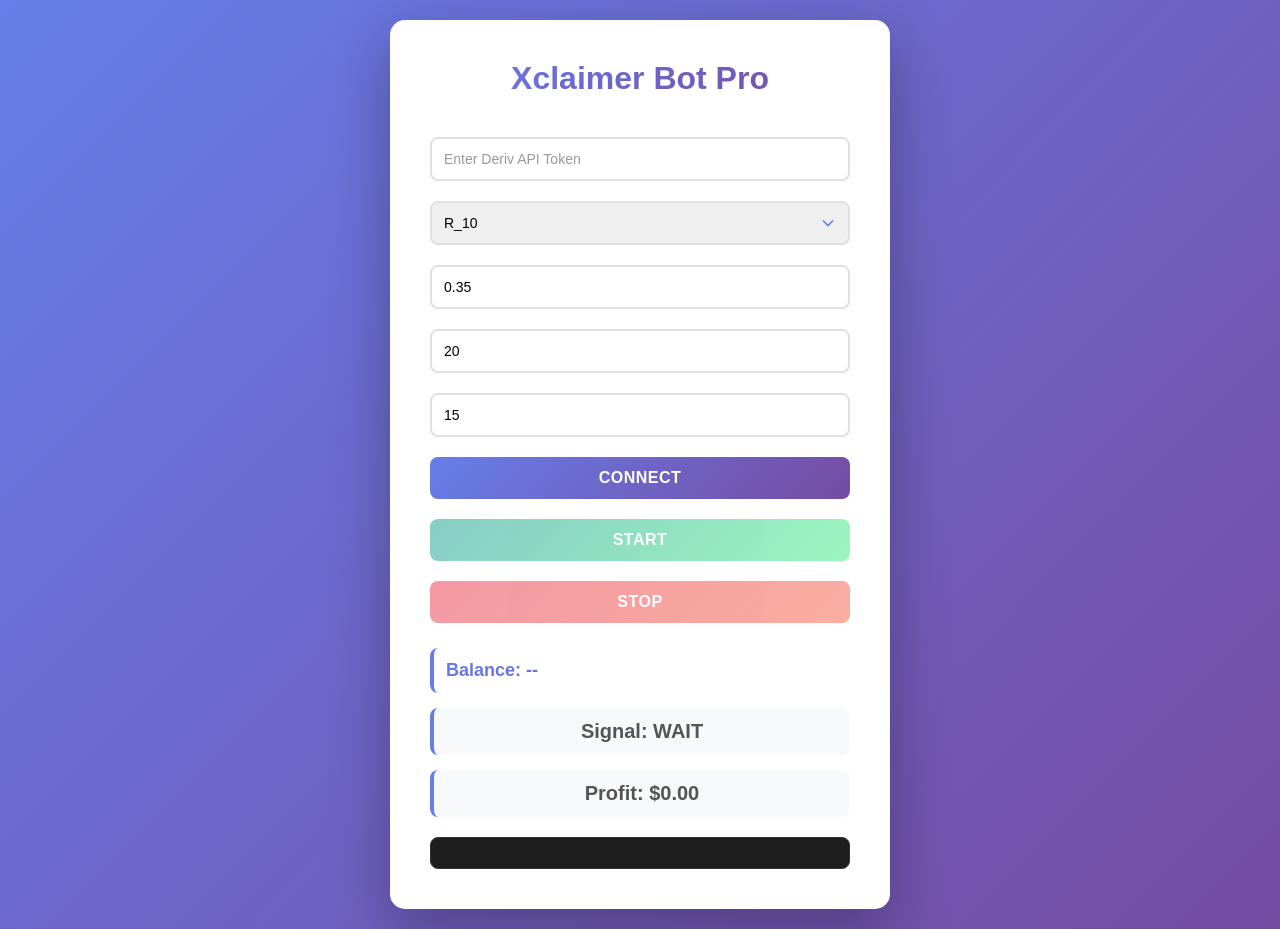
<file: index.html>
<!DOCTYPE html>
<html>
<head>
    <meta charset="UTF-8">
    <meta name="viewport" content="width=device-width, initial-scale=1.0">
    <title>Xclaimer Bot Pro</title>
    <link rel="stylesheet" href="style.css">
</head>

<body>

<div class="container">

<h1>Xclaimer Bot Pro</h1>

<input type="password" id="token" placeholder="Enter Deriv API Token">

<select id="market">
<option>R_10</option>
<option>R_25</option>
<option>R_50</option>
<option>R_75</option>
<option>R_100</option>
</select>

<input type="number" id="stake" value="0.35" step="0.01" min="0.01">

<input type="number" id="tp" value="20" step="1" min="1">

<input type="number" id="sl" value="15" step="1" min="1">

<button id="connect">Connect</button>

<button id="start">Start</button>

<button id="stop">Stop</button>

<h2 id="balance">Balance: --</h2>

<h2 id="signal">Signal: WAIT</h2>

<h2 id="profit">Profit: $0.00</h2>

<div id="log"></div>

</div>

<script src="app.js"></script>

</body>
</html>
</file>
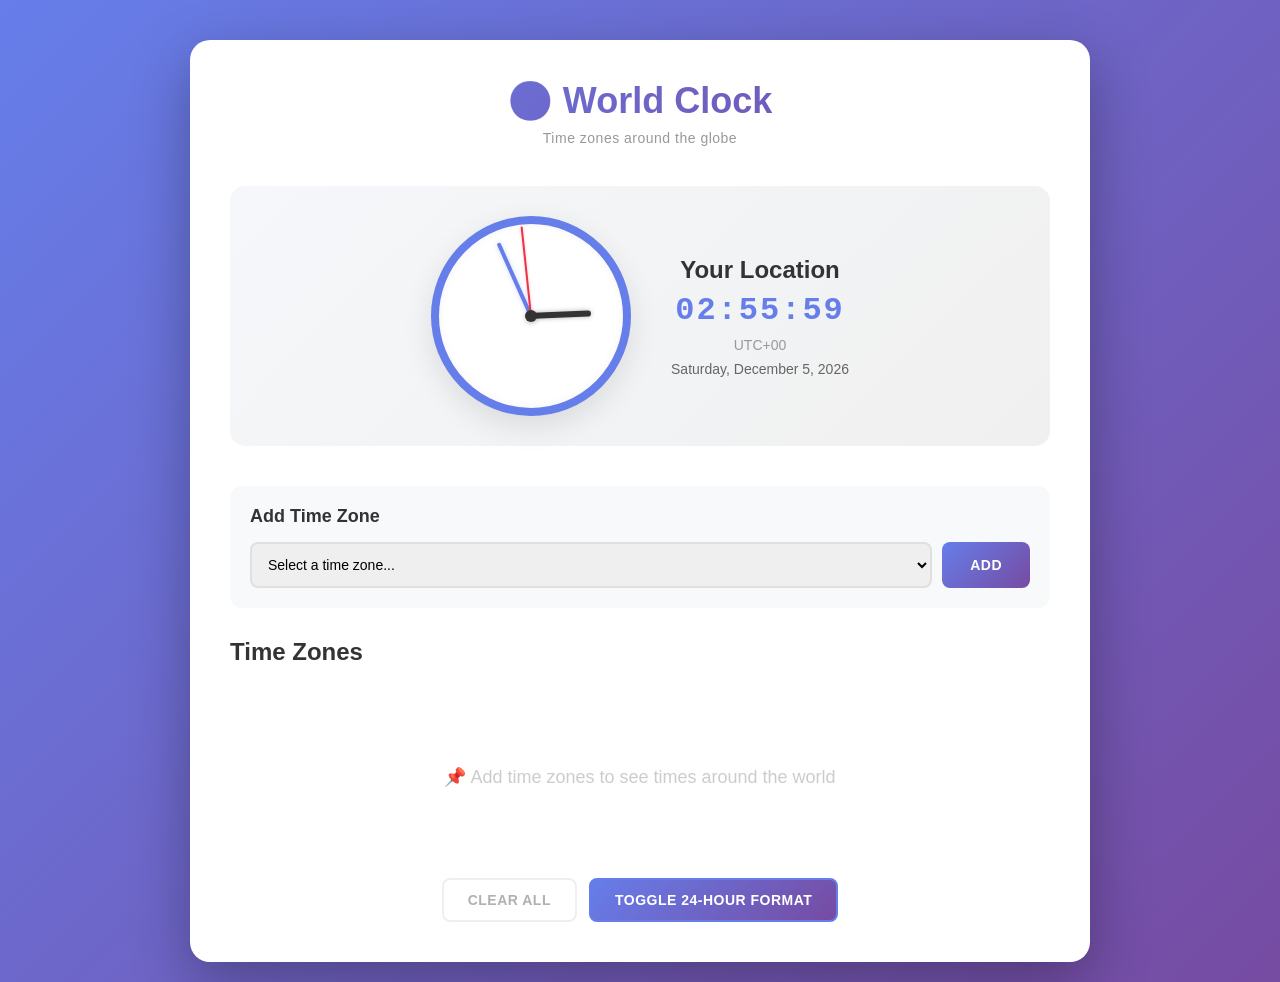
<file: clock-index.html>
<!DOCTYPE html>
<html lang="en">
<head>
    <meta charset="UTF-8">
    <meta name="viewport" content="width=device-width, initial-scale=1.0">
    <title>World Clock - Multiple Time Zones</title>
    <link rel="stylesheet" href="clock-style.css">
</head>
<body>

<div class="container">
    <div class="header">
        <h1>🌍 World Clock</h1>
        <p class="subtitle">Time zones around the globe</p>
    </div>

    <div class="local-time-section">
        <div class="local-clock">
            <div class="clock-display">
                <div class="clock-inner">
                    <div class="hand hour-hand"></div>
                    <div class="hand minute-hand"></div>
                    <div class="hand second-hand"></div>
                    <div class="clock-center"></div>
                </div>
            </div>
            <div class="time-info">
                <h2 id="localCity">Your Location</h2>
                <p class="digital-time" id="localDigitalTime">--:--:--</p>
                <p class="timezone-label" id="localTimezone">UTC+0</p>
                <p class="date-display" id="localDate">Loading...</p>
            </div>
        </div>
    </div>

    <div class="timezone-controls">
        <h3>Add Time Zone</h3>
        <div class="control-group">
            <select id="timezoneSelect" class="timezone-input">
                <option value="">Select a time zone...</option>
            </select>
            <button id="addTimezoneBtn" class="add-timezone-btn">Add</button>
        </div>
    </div>

    <div class="timezones-section">
        <h2>Time Zones</h2>
        <div id="timezonesGrid" class="timezones-grid"></div>
        <div class="empty-state" id="emptyState">
            <p>📌 Add time zones to see times around the world</p>
        </div>
    </div>

    <div class="controls">
        <button id="clearAllBtn" class="clear-all-btn">Clear All</button>
        <button id="use24HourBtn" class="toggle-btn">Toggle 24-Hour Format</button>
    </div>
</div>

<script src="clock-app.js"></script>
</body>
</html>
</file>
<file: style.css>
* {
    margin: 0;
    padding: 0;
    box-sizing: border-box;
}

body {
    font-family: 'Segoe UI', Tahoma, Geneva, Verdana, sans-serif;
    background: linear-gradient(135deg, #667eea 0%, #764ba2 100%);
    min-height: 100vh;
    display: flex;
    justify-content: center;
    align-items: center;
    padding: 20px;
}

.container {
    background: white;
    border-radius: 15px;
    box-shadow: 0 20px 60px rgba(0, 0, 0, 0.3);
    padding: 40px;
    max-width: 500px;
    width: 100%;
}

h1 {
    color: #333;
    text-align: center;
    margin-bottom: 30px;
    font-size: 32px;
    font-weight: 700;
    background: linear-gradient(135deg, #667eea 0%, #764ba2 100%);
    -webkit-background-clip: text;
    -webkit-text-fill-color: transparent;
    background-clip: text;
}

h2 {
    color: #555;
    font-size: 18px;
    margin: 15px 0;
    padding: 12px;
    background: #f8f9fa;
    border-radius: 8px;
    border-left: 4px solid #667eea;
}

input[type="password"],
input[type="number"],
select {
    width: 100%;
    padding: 12px;
    margin: 10px 0;
    border: 2px solid #e0e0e0;
    border-radius: 8px;
    font-size: 14px;
    transition: all 0.3s ease;
    font-family: inherit;
}

input[type="password"]:focus,
input[type="number"]:focus,
select:focus {
    outline: none;
    border-color: #667eea;
    box-shadow: 0 0 0 3px rgba(102, 126, 234, 0.1);
}

input[type="password"]::placeholder {
    color: #999;
}

select {
    cursor: pointer;
    appearance: none;
    background-image: url("data:image/svg+xml;charset=UTF-8,%3csvg xmlns='http://www.w3.org/2000/svg' viewBox='0 0 24 24' fill='none' stroke='%23667eea' stroke-width='2'%3e%3cpolyline points='6 9 12 15 18 9'%3e%3c/polyline%3e%3c/svg%3e");
    background-repeat: no-repeat;
    background-position: right 10px center;
    background-size: 20px;
    padding-right: 35px;
}

button {
    width: 100%;
    padding: 12px;
    margin: 10px 0;
    border: none;
    border-radius: 8px;
    font-size: 16px;
    font-weight: 600;
    cursor: pointer;
    transition: all 0.3s ease;
    text-transform: uppercase;
    letter-spacing: 0.5px;
}

#connect {
    background: linear-gradient(135deg, #667eea 0%, #764ba2 100%);
    color: white;
}

#connect:hover {
    transform: translateY(-2px);
    box-shadow: 0 10px 20px rgba(102, 126, 234, 0.3);
}

#connect:active {
    transform: translateY(0);
}

#start {
    background: linear-gradient(135deg, #11998e 0%, #38ef7d 100%);
    color: white;
}

#start:hover:not(:disabled) {
    transform: translateY(-2px);
    box-shadow: 0 10px 20px rgba(17, 153, 142, 0.3);
}

#start:disabled {
    opacity: 0.5;
    cursor: not-allowed;
}

#stop {
    background: linear-gradient(135deg, #eb3349 0%, #f45c43 100%);
    color: white;
}

#stop:hover:not(:disabled) {
    transform: translateY(-2px);
    box-shadow: 0 10px 20px rgba(235, 51, 73, 0.3);
}

#stop:disabled {
    opacity: 0.5;
    cursor: not-allowed;
}

button:active:not(:disabled) {
    transform: translateY(0);
}

#balance {
    background: linear-gradient(135deg, #667eea 0%, #764ba2 100%);
    -webkit-background-clip: text;
    -webkit-text-fill-color: transparent;
    background-clip: text;
    color: #667eea;
}

#signal {
    text-align: center;
    font-weight: 700;
    font-size: 20px;
}

#signal.signal-wait {
    color: #ffa500;
    background: #fff8e1;
    border-left-color: #ffa500;
}

#signal.signal-up {
    color: #11998e;
    background: #e8f5e9;
    border-left-color: #11998e;
}

#signal.signal-down {
    color: #eb3349;
    background: #ffebee;
    border-left-color: #eb3349;
}

#profit {
    text-align: center;
    font-weight: 700;
    font-size: 20px;
}

#profit.profit-positive {
    color: #11998e;
    background: #e8f5e9;
    border-left-color: #11998e;
}

#profit.profit-negative {
    color: #eb3349;
    background: #ffebee;
    border-left-color: #eb3349;
}

#log {
    background: #1e1e1e;
    color: #00ff00;
    padding: 15px;
    border-radius: 8px;
    font-family: 'Courier New', monospace;
    font-size: 12px;
    max-height: 300px;
    overflow-y: auto;
    margin-top: 20px;
    border: 1px solid #333;
}

.log-entry {
    margin: 5px 0;
    padding: 3px 0;
    border-bottom: 1px solid #333;
    word-break: break-all;
}

.log-entry:last-child {
    border-bottom: none;
}

/* Scrollbar styling */
#log::-webkit-scrollbar {
    width: 8px;
}

#log::-webkit-scrollbar-track {
    background: #333;
    border-radius: 4px;
}

#log::-webkit-scrollbar-thumb {
    background: #667eea;
    border-radius: 4px;
}

#log::-webkit-scrollbar-thumb:hover {
    background: #764ba2;
}

/* Responsive design */
@media (max-width: 600px) {
    .container {
        padding: 20px;
    }

    h1 {
        font-size: 24px;
        margin-bottom: 20px;
    }

    h2 {
        font-size: 16px;
        margin: 10px 0;
        padding: 10px;
    }

    input,
    select,
    button {
        padding: 10px;
        font-size: 14px;
        margin: 8px 0;
    }

    #log {
        max-height: 200px;
        font-size: 11px;
        padding: 10px;
    }
}
</file>
<file: clock-style.css>
* {
    margin: 0;
    padding: 0;
    box-sizing: border-box;
}

body {
    font-family: 'Segoe UI', Tahoma, Geneva, Verdana, sans-serif;
    background: linear-gradient(135deg, #667eea 0%, #764ba2 100%);
    min-height: 100vh;
    padding: 20px;
    display: flex;
    justify-content: center;
    align-items: flex-start;
    padding-top: 40px;
}

.container {
    background: white;
    border-radius: 20px;
    box-shadow: 0 20px 60px rgba(0, 0, 0, 0.3);
    padding: 40px;
    max-width: 900px;
    width: 100%;
    animation: slideIn 0.5s ease-out;
}

@keyframes slideIn {
    from {
        opacity: 0;
        transform: translateY(-20px);
    }
    to {
        opacity: 1;
        transform: translateY(0);
    }
}

.header {
    text-align: center;
    margin-bottom: 40px;
}

.header h1 {
    color: #333;
    font-size: 36px;
    margin-bottom: 8px;
    background: linear-gradient(135deg, #667eea 0%, #764ba2 100%);
    -webkit-background-clip: text;
    -webkit-text-fill-color: transparent;
    background-clip: text;
}

.subtitle {
    color: #999;
    font-size: 14px;
    letter-spacing: 0.5px;
}

.local-time-section {
    margin-bottom: 40px;
}

.local-clock {
    display: flex;
    align-items: center;
    justify-content: center;
    gap: 40px;
    background: linear-gradient(135deg, #f5f7fa 0%, #f0f0f0 100%);
    padding: 30px;
    border-radius: 15px;
    flex-wrap: wrap;
}

.clock-display {
    width: 200px;
    height: 200px;
}

.clock-inner {
    width: 100%;
    height: 100%;
    border-radius: 50%;
    background: white;
    border: 8px solid #667eea;
    position: relative;
    box-shadow: 0 10px 30px rgba(0, 0, 0, 0.1), inset 0 0 10px rgba(0, 0, 0, 0.05);
}

.hand {
    position: absolute;
    bottom: 50%;
    left: 50%;
    transform-origin: bottom center;
    background: #333;
    border-radius: 10px;
}

.hour-hand {
    width: 6px;
    height: 60px;
    margin-left: -3px;
    background: #333;
    box-shadow: 0 0 5px rgba(0, 0, 0, 0.3);
}

.minute-hand {
    width: 4px;
    height: 80px;
    margin-left: -2px;
    background: #667eea;
    box-shadow: 0 0 5px rgba(102, 126, 234, 0.3);
}

.second-hand {
    width: 2px;
    height: 90px;
    margin-left: -1px;
    background: #eb3349;
    box-shadow: 0 0 3px rgba(235, 51, 73, 0.3);
}

.clock-center {
    width: 12px;
    height: 12px;
    background: #333;
    border-radius: 50%;
    position: absolute;
    top: 50%;
    left: 50%;
    transform: translate(-50%, -50%);
    box-shadow: 0 2px 5px rgba(0, 0, 0, 0.2);
    z-index: 10;
}

.time-info {
    text-align: center;
}

.time-info h2 {
    color: #333;
    font-size: 24px;
    margin-bottom: 8px;
}

.digital-time {
    color: #667eea;
    font-size: 32px;
    font-weight: 700;
    font-family: 'Courier New', monospace;
    margin-bottom: 8px;
    letter-spacing: 2px;
}

.timezone-label {
    color: #999;
    font-size: 14px;
    margin-bottom: 8px;
}

.date-display {
    color: #666;
    font-size: 14px;
}

.timezone-controls {
    background: #f8f9fa;
    padding: 20px;
    border-radius: 12px;
    margin-bottom: 30px;
}

.timezone-controls h3 {
    color: #333;
    margin-bottom: 15px;
    font-size: 18px;
}

.control-group {
    display: flex;
    gap: 10px;
}

.timezone-input {
    flex: 1;
    padding: 12px;
    border: 2px solid #e0e0e0;
    border-radius: 8px;
    font-size: 14px;
    font-family: inherit;
    cursor: pointer;
    transition: all 0.3s ease;
}

.timezone-input:focus {
    outline: none;
    border-color: #667eea;
    box-shadow: 0 0 0 3px rgba(102, 126, 234, 0.1);
}

.add-timezone-btn {
    padding: 12px 28px;
    background: linear-gradient(135deg, #667eea 0%, #764ba2 100%);
    color: white;
    border: none;
    border-radius: 8px;
    font-size: 14px;
    font-weight: 600;
    cursor: pointer;
    transition: all 0.3s ease;
    text-transform: uppercase;
    letter-spacing: 0.5px;
}

.add-timezone-btn:hover {
    transform: translateY(-2px);
    box-shadow: 0 10px 20px rgba(102, 126, 234, 0.3);
}

.add-timezone-btn:active {
    transform: translateY(0);
}

.timezones-section {
    margin-bottom: 30px;
}

.timezones-section h2 {
    color: #333;
    font-size: 24px;
    margin-bottom: 20px;
}

.timezones-grid {
    display: grid;
    grid-template-columns: repeat(auto-fill, minmax(280px, 1fr));
    gap: 20px;
    margin-bottom: 20px;
}

.timezone-card {
    background: linear-gradient(135deg, #f5f7fa 0%, #f0f0f0 100%);
    border-radius: 12px;
    padding: 20px;
    transition: all 0.3s ease;
    animation: cardAppear 0.3s ease-out;
    position: relative;
    border: 2px solid transparent;
}

@keyframes cardAppear {
    from {
        opacity: 0;
        transform: scale(0.9);
    }
    to {
        opacity: 1;
        transform: scale(1);
    }
}

.timezone-card:hover {
    transform: translateY(-4px);
    border-color: #667eea;
    box-shadow: 0 10px 30px rgba(102, 126, 234, 0.2);
}

.card-header {
    display: flex;
    justify-content: space-between;
    align-items: center;
    margin-bottom: 15px;
}

.card-city {
    color: #333;
    font-size: 18px;
    font-weight: 600;
}

.remove-btn {
    width: 32px;
    height: 32px;
    background: #ffe0e0;
    color: #eb3349;
    border: none;
    border-radius: 6px;
    cursor: pointer;
    font-size: 16px;
    transition: all 0.3s ease;
    display: flex;
    align-items: center;
    justify-content: center;
}

.remove-btn:hover {
    background: #ffcccb;
    transform: scale(1.1);
}

.card-time {
    color: #667eea;
    font-size: 28px;
    font-weight: 700;
    font-family: 'Courier New', monospace;
    margin-bottom: 10px;
    letter-spacing: 1px;
}

.card-timezone {
    color: #999;
    font-size: 12px;
    margin-bottom: 8px;
}

.card-date {
    color: #666;
    font-size: 12px;
}

.empty-state {
    text-align: center;
    padding: 60px 20px;
    color: #ccc;
    font-size: 18px;
    display: none;
}

.empty-state.show {
    display: block;
}

.controls {
    display: flex;
    gap: 12px;
    justify-content: center;
    flex-wrap: wrap;
}

.clear-all-btn,
.toggle-btn {
    padding: 12px 24px;
    border: 2px solid #e0e0e0;
    background: white;
    color: #666;
    border-radius: 8px;
    font-size: 14px;
    font-weight: 600;
    cursor: pointer;
    transition: all 0.3s ease;
    text-transform: uppercase;
    letter-spacing: 0.5px;
}

.clear-all-btn:hover {
    background: #ffe0e0;
    border-color: #eb3349;
    color: #eb3349;
}

.toggle-btn:hover {
    background: #f0f0f0;
    border-color: #667eea;
    color: #667eea;
}

.toggle-btn.active {
    background: linear-gradient(135deg, #667eea 0%, #764ba2 100%);
    color: white;
    border-color: #667eea;
}

.clear-all-btn:disabled {
    opacity: 0.5;
    cursor: not-allowed;
}

/* Responsive Design */
@media (max-width: 768px) {
    .container {
        padding: 20px;
    }

    .header h1 {
        font-size: 28px;
    }

    .local-clock {
        flex-direction: column;
        gap: 20px;
    }

    .clock-display {
        width: 150px;
        height: 150px;
    }

    .timezones-grid {
        grid-template-columns: 1fr;
    }

    .control-group {
        flex-direction: column;
    }

    .add-timezone-btn {
        width: 100%;
    }

    .controls {
        flex-direction: column;
    }

    .clear-all-btn,
    .toggle-btn {
        width: 100%;
    }
}

@media (max-width: 480px) {
    .container {
        padding: 15px;
    }

    .header h1 {
        font-size: 24px;
    }

    .digital-time {
        font-size: 24px;
    }

    .card-time {
        font-size: 22px;
    }
}
</file>
